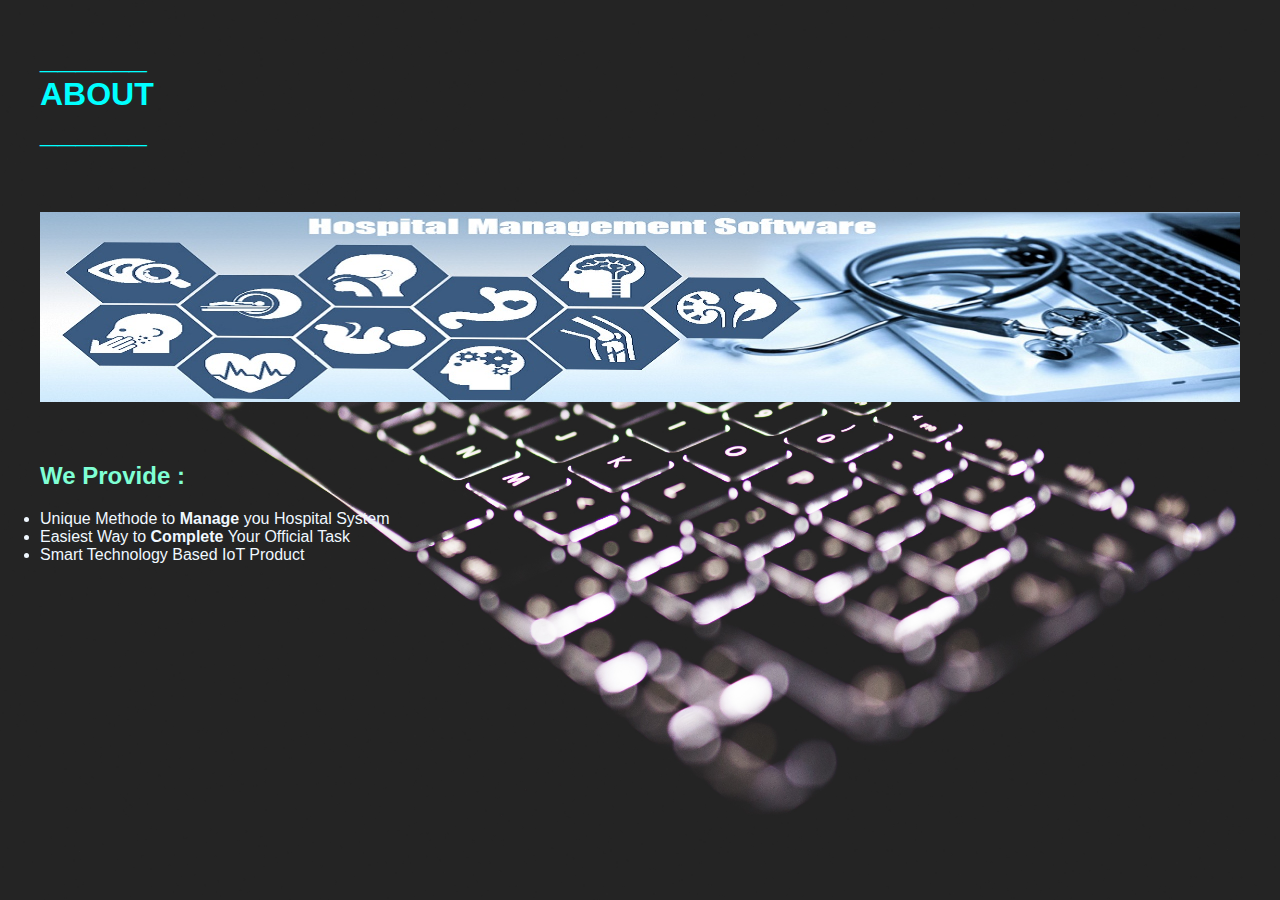
<file: about.html>
<!DOCTYPE>
<html>
<head>
    <link rel="stylesheet"  href="style.css">
</head>
<body>

     <br>
    <ul><h1>______<br>ABOUT <br> ______</h1></ul>
    <img src="hospital.jpg" style=" padding: 40px;  width: 100%" height="30%">
    <div class="ss">
    <ul><h2>We Provide :</h2>
        <li>Unique Methode to <b>Manage</b> you Hospital System </li>
        <li>Easiest Way to <b>Complete</b> Your Official Task</li>
        <li>Smart Technology Based IoT Product</li>
    
    </ul>
    </div>
    
    
    
</body>
</file>
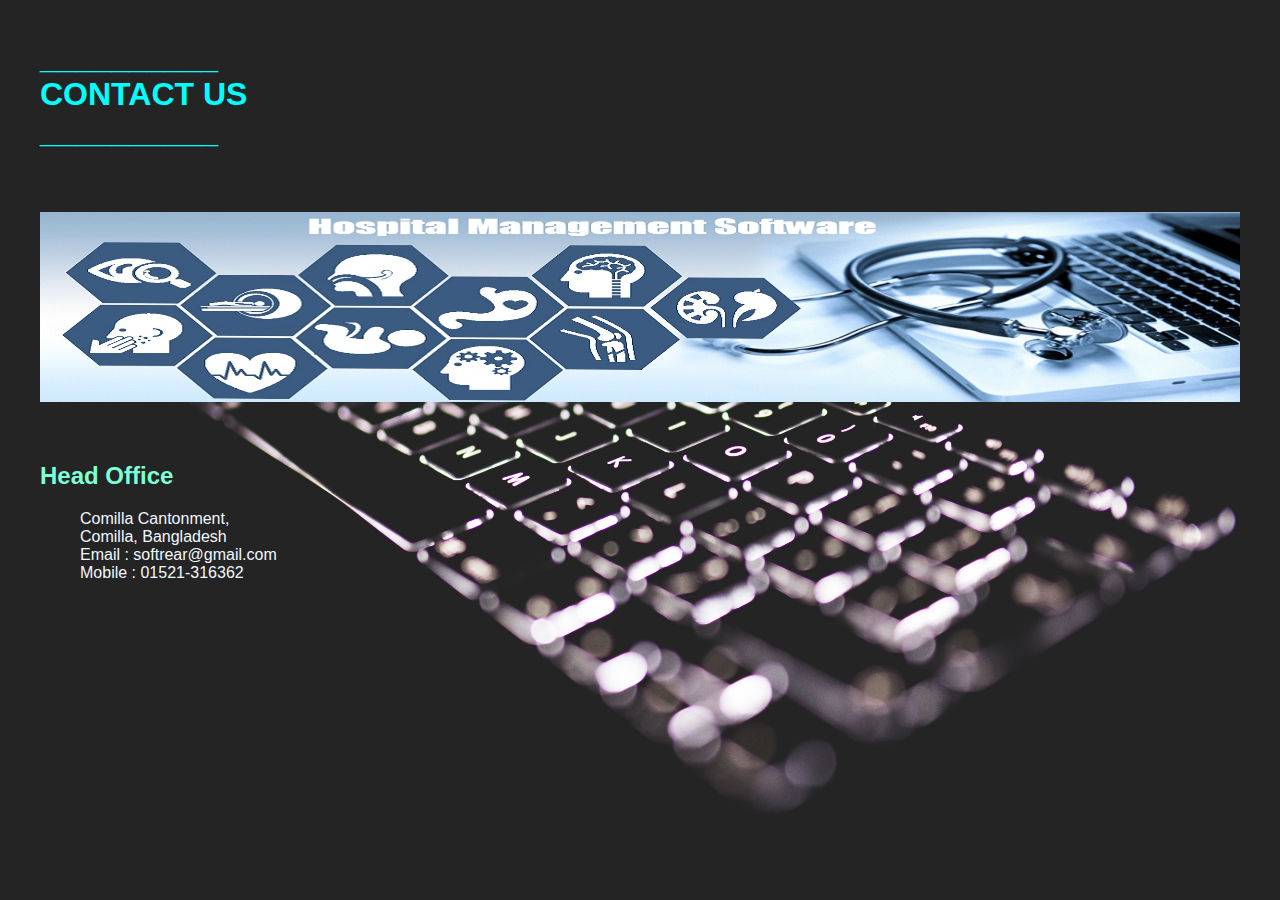
<file: contactus.html>
<!DOCTYPE>
<html>
<head>
    <link rel="stylesheet"  href="style.css">
</head>
<body>

     <br>
    <ul><h1>__________<br>CONTACT US <br> __________</h1></ul>
    <img src="hospital.jpg" style=" padding: 40px;  width: 100%" height="30%">
    <div class="ss">
    <ul><h2>Head Office</h2>
        <ul> Comilla Cantonment,<br> Comilla, Bangladesh <br> Email : softrear@gmail.com<br>Mobile : 01521-316362 </ul>
       
    </ul>
    </div>
    
    
    
</body>
</file>
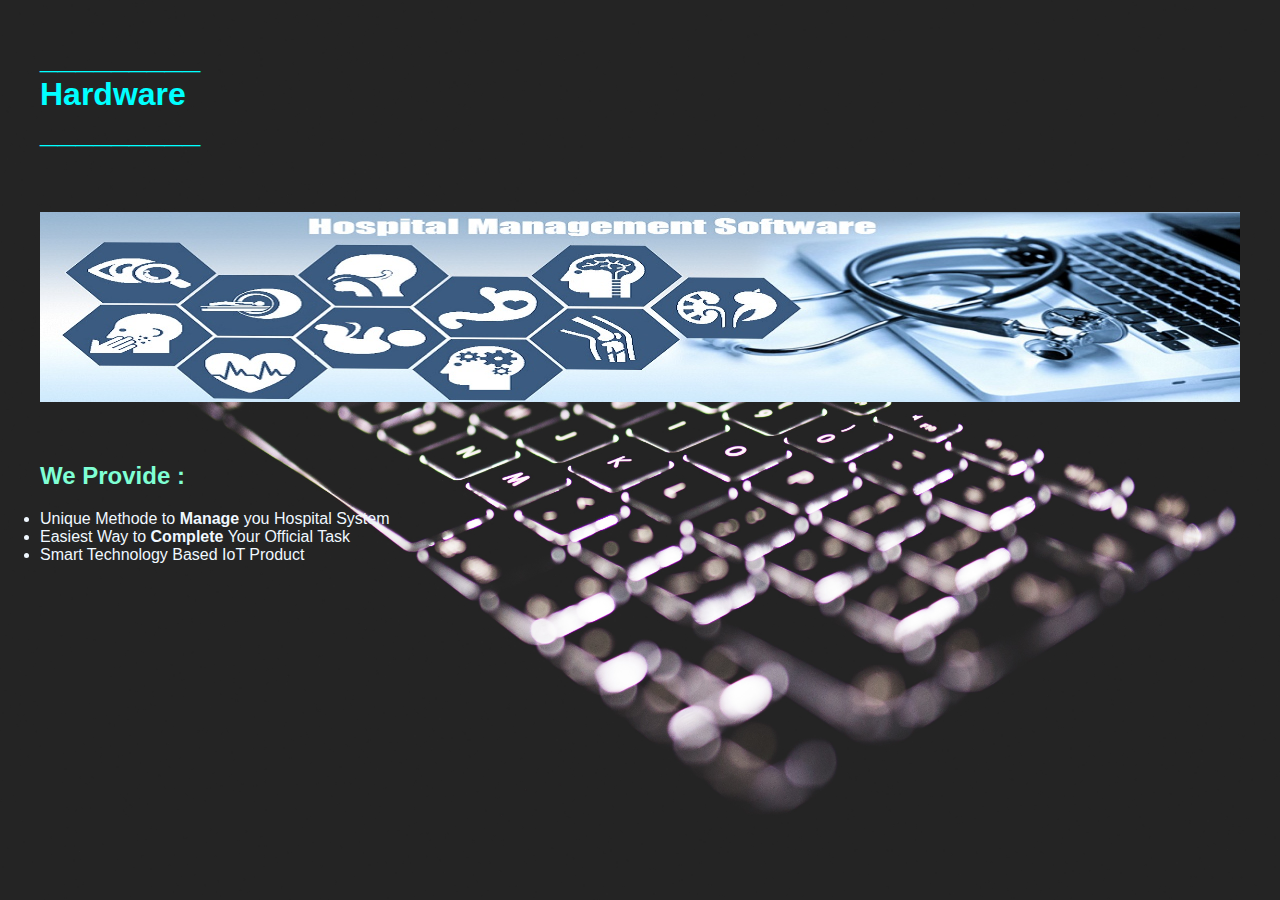
<file: hardwareb.html>
<!DOCTYPE>
<html>
<head>
    <link rel="stylesheet"  href="style.css">
</head>
<body>

     <br>
    <ul><h1>_________<br>Hardware <br> _________<h1></ul>
    <img src="hospital.jpg" style=" padding: 40px;  width: 100%" height="30%">
    <div class="ss">
    <ul><h2>We Provide :</h2>
        <li>Unique Methode to <b>Manage</b> you Hospital System </li>
        <li>Easiest Way to <b>Complete</b> Your Official Task</li>
        <li>Smart Technology Based IoT Product</li>
    
    </ul>
    </div>
    
    
    
</body>
</file>
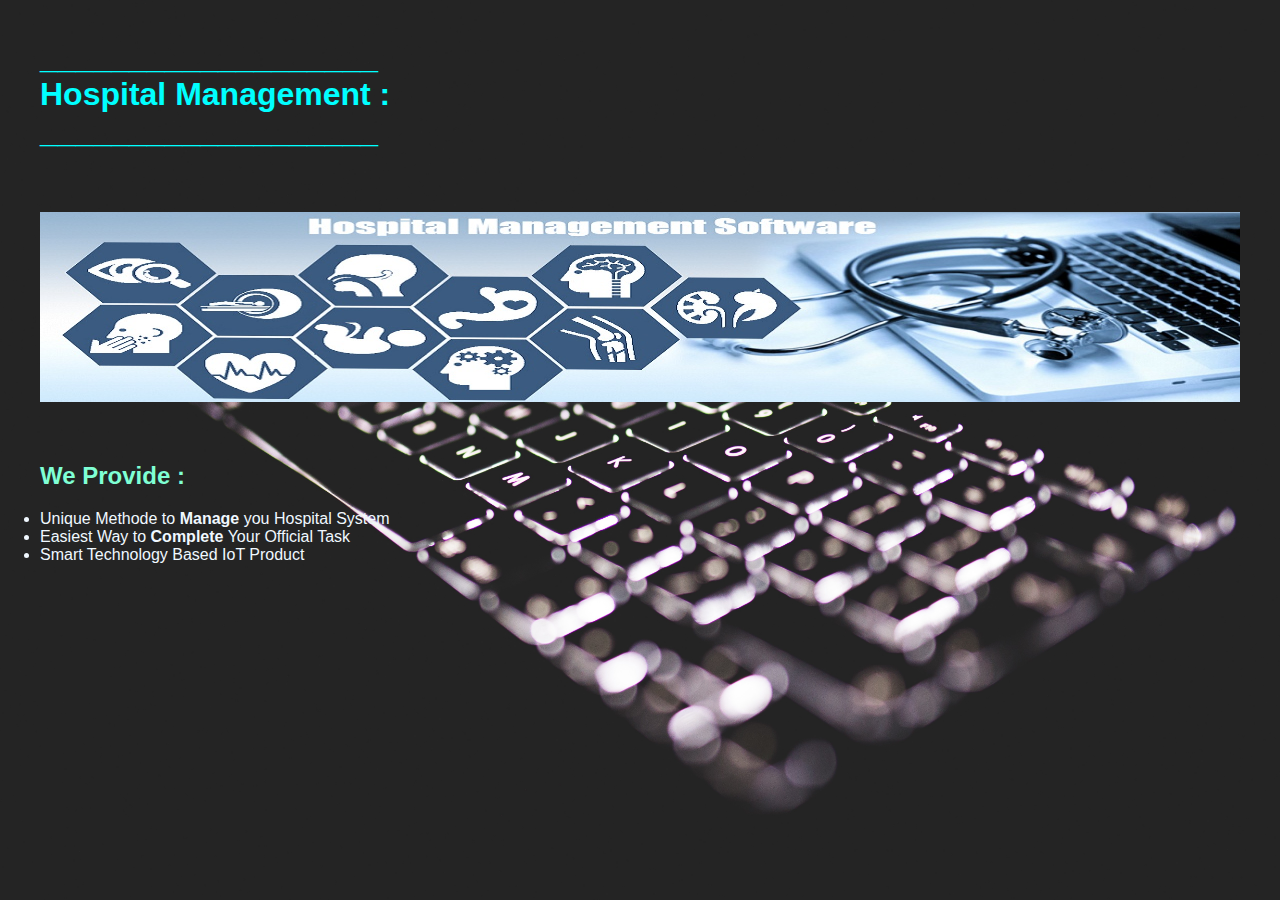
<file: hospitalm.html>
<!DOCTYPE>
<html>
<head>
    <link rel="stylesheet"  href="style.css">
</head>
<body>

     <br>
    <ul><h1>___________________<br>Hospital Management : <br> ___________________</h1></ul>
    <img src="hospital.jpg" style=" padding: 40px;  width: 100%" height="30%">
    <div class="ss">
    <ul><h2>We Provide :</h2>
        <li>Unique Methode to <b>Manage</b> you Hospital System </li>
        <li>Easiest Way to <b>Complete</b> Your Official Task</li>
        <li>Smart Technology Based IoT Product</li>
    
    </ul>
    </div>
    
    
    
</body>
</file>
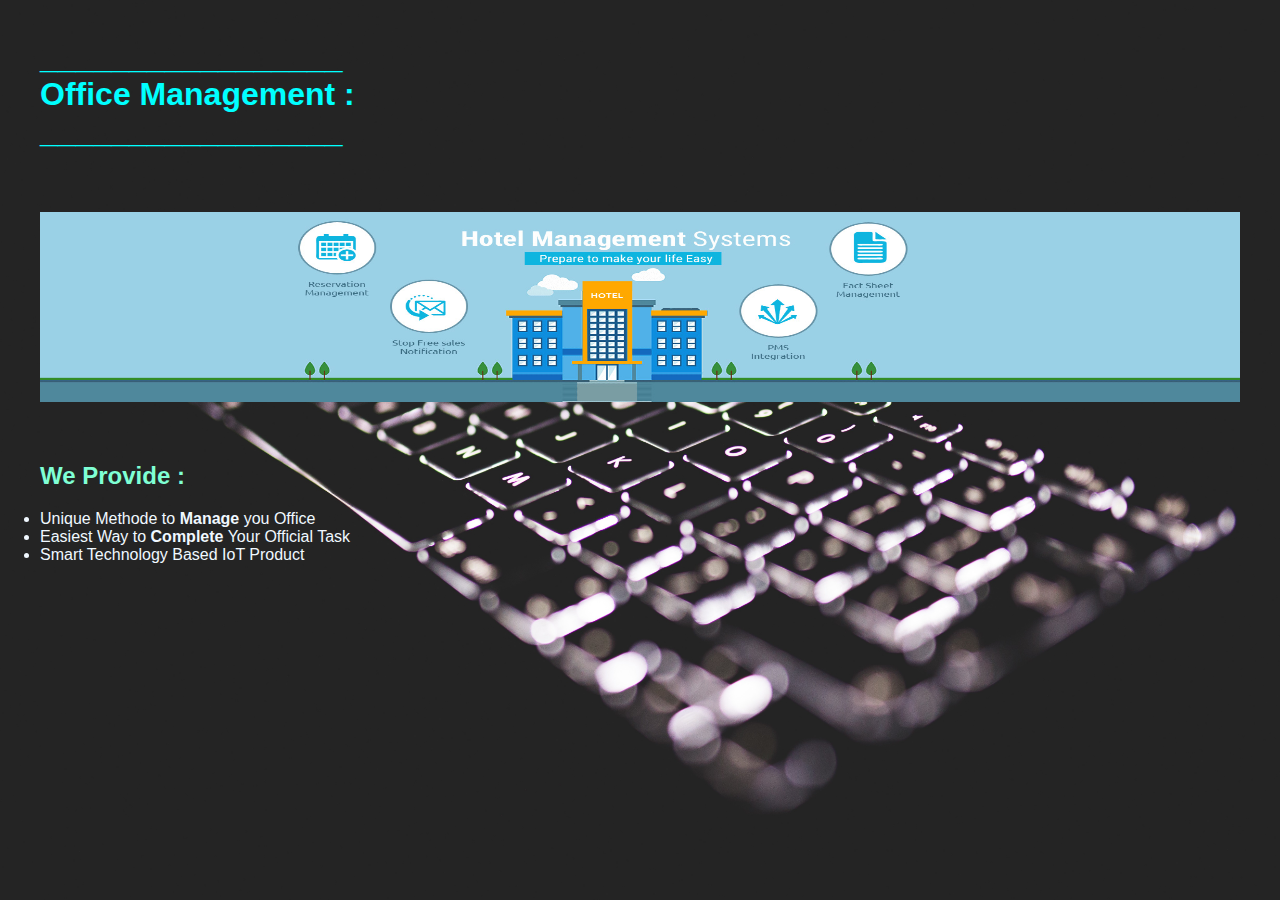
<file: hotelm.html>
<!DOCTYPE>
<html>
<head>
    <link rel="stylesheet"  href="style.css">
</head>
<body>
 <br>
    <ul><h1>_________________<br>Office Management : <br> _________________ </h1></ul>
    <img src="hotel.jpg" style=" padding: 40px;  width: 100%" height="30%">
    <div class="ss">
    <ul><h2>We Provide :</h2>
        <li>Unique Methode to <b>Manage</b> you Office </li>
        <li>Easiest Way to <b>Complete</b> Your Official Task</li>
        <li>Smart Technology Based IoT Product</li>
    
    </ul>
    </div>
    
    
    
</body>
</file>
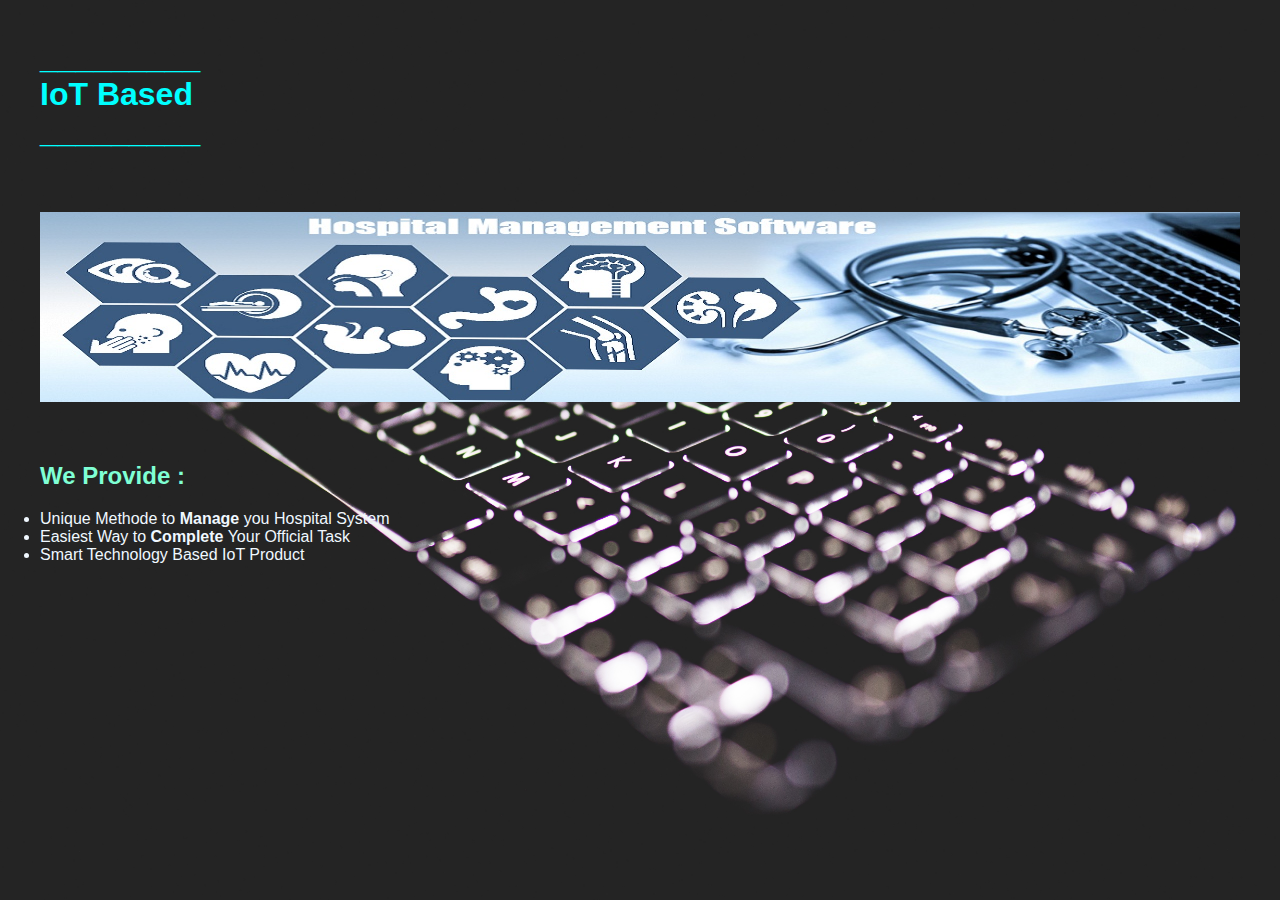
<file: iotb.html>
<!DOCTYPE>
<html>
<head>
    <link rel="stylesheet"  href="style.css">
</head>
<body>

     <br>
    <ul><h1>_________<br>IoT Based <br> _________</h1></ul>
    <img src="hospital.jpg" style=" padding: 40px;  width: 100%" height="30%">
    <div class="ss">
    <ul><h2>We Provide :</h2>
        <li>Unique Methode to <b>Manage</b> you Hospital System </li>
        <li>Easiest Way to <b>Complete</b> Your Official Task</li>
        <li>Smart Technology Based IoT Product</li>
    
    </ul>
    </div>
    
    
    
</body>
</file>
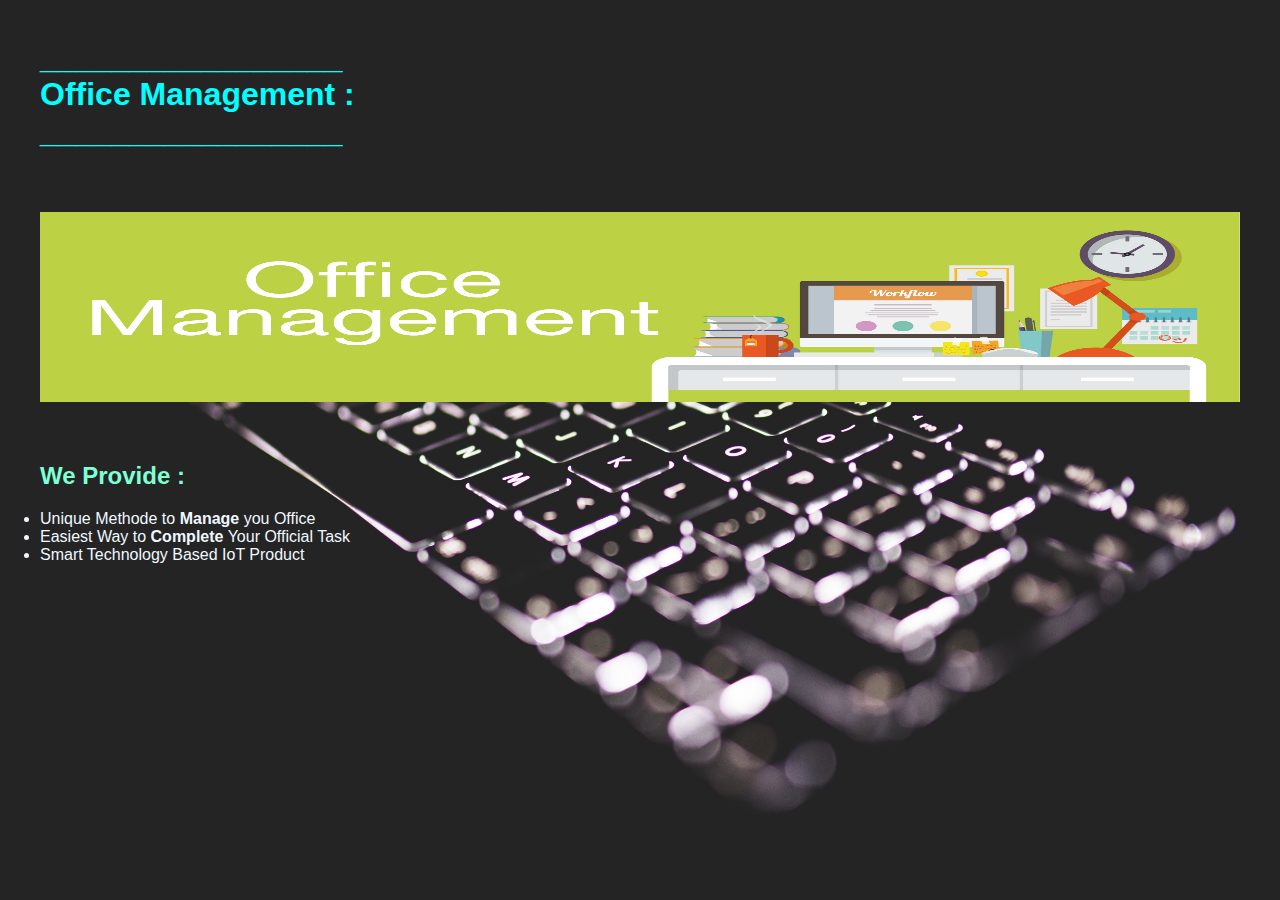
<file: officem.html>
<!DOCTYPE>
<html>
<head>
    <link rel="stylesheet"  href="style.css">
</head>
<body>
    <br>
    <ul><h1>_________________<br>Office Management : <br> _________________ </h1></ul>
    <img src="office.jpg" style=" padding: 40px;  width: 100%" height="30%">
    <div class="ss">
    <ul><h2>We Provide :</h2>
        <li>Unique Methode to <b>Manage</b> you Office </li>
        <li>Easiest Way to <b>Complete</b> Your Official Task</li>
        <li>Smart Technology Based IoT Product</li>
    
    </ul>
    </div>
    
    
    
</body>
</file>
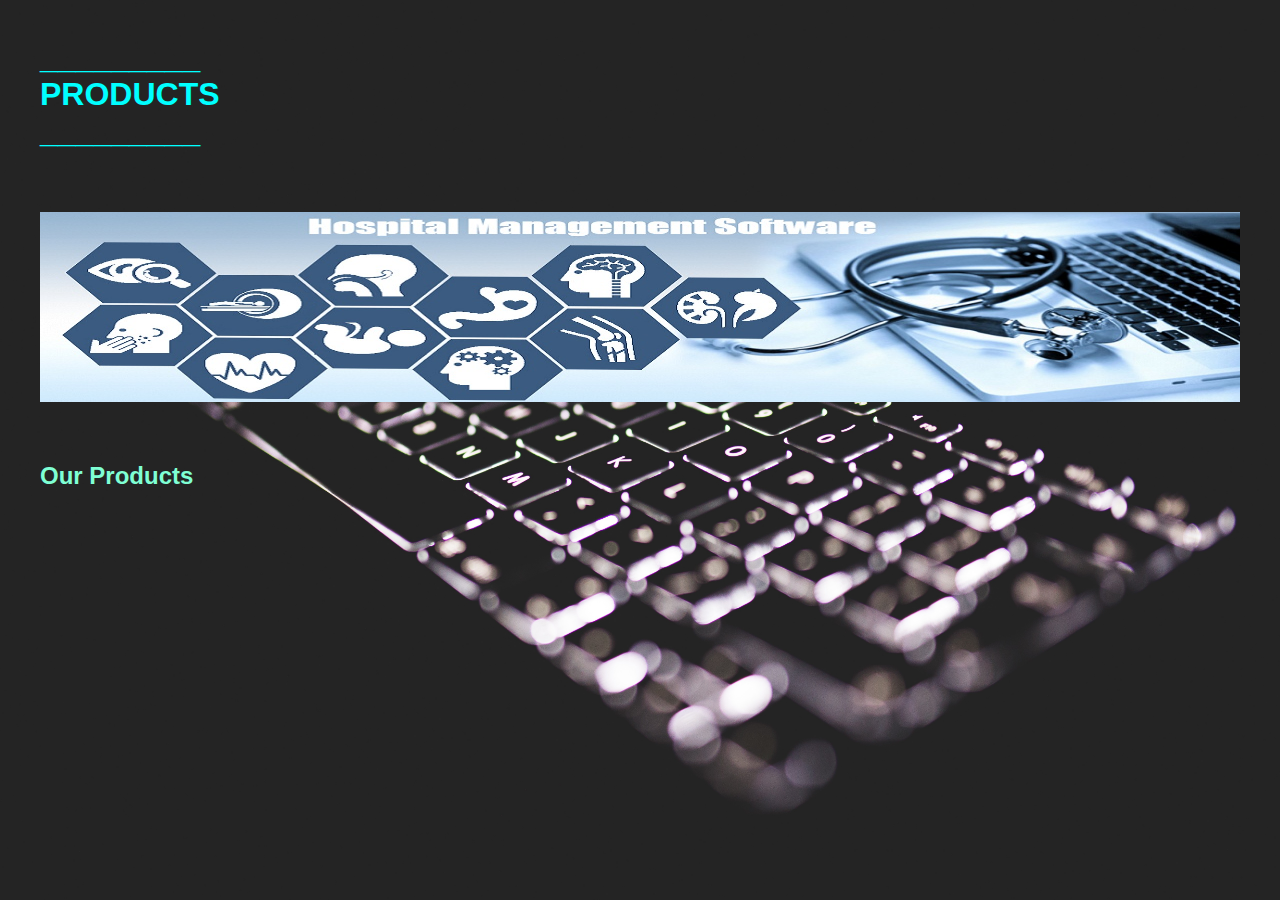
<file: products.html>
<!DOCTYPE>
<html>
<head>
    <link rel="stylesheet"  href="style.css">
</head>
<body>

     <br>
    <ul><h1>_________<br>PRODUCTS <br>_________</h1></ul>
    <img src="hospital.jpg" style=" padding: 40px;  width: 100%" height="30%">
    <div class="ss">
    <ul><h2>Our Products</h2>
       
    
    </ul>
    </div>
    
    
    
</body>
</file>
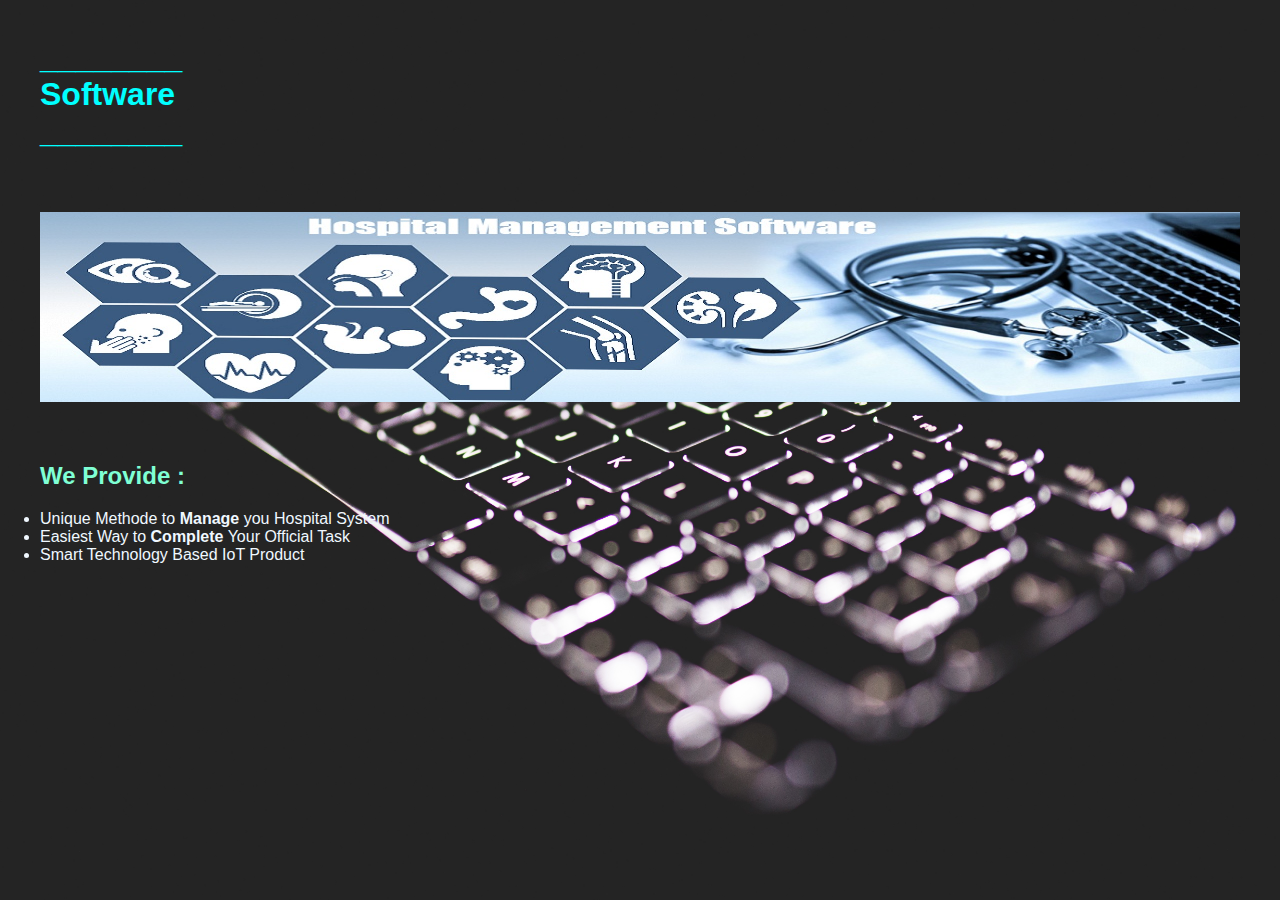
<file: softwareb.html>
<!DOCTYPE>
<html>
<head>
    <link rel="stylesheet"  href="style.css">
</head>
<body>

     <br>
    <ul><h1>________<br>Software <br> ________</h1></ul>
    <img src="hospital.jpg" style=" padding: 40px;  width: 100%" height="30%">
    <div class="ss">
    <ul><h2>We Provide :</h2>
        <li>Unique Methode to <b>Manage</b> you Hospital System </li>
        <li>Easiest Way to <b>Complete</b> Your Official Task</li>
        <li>Smart Technology Based IoT Product</li>
    
    </ul>
    </div>
    
    
    
</body>
</file>
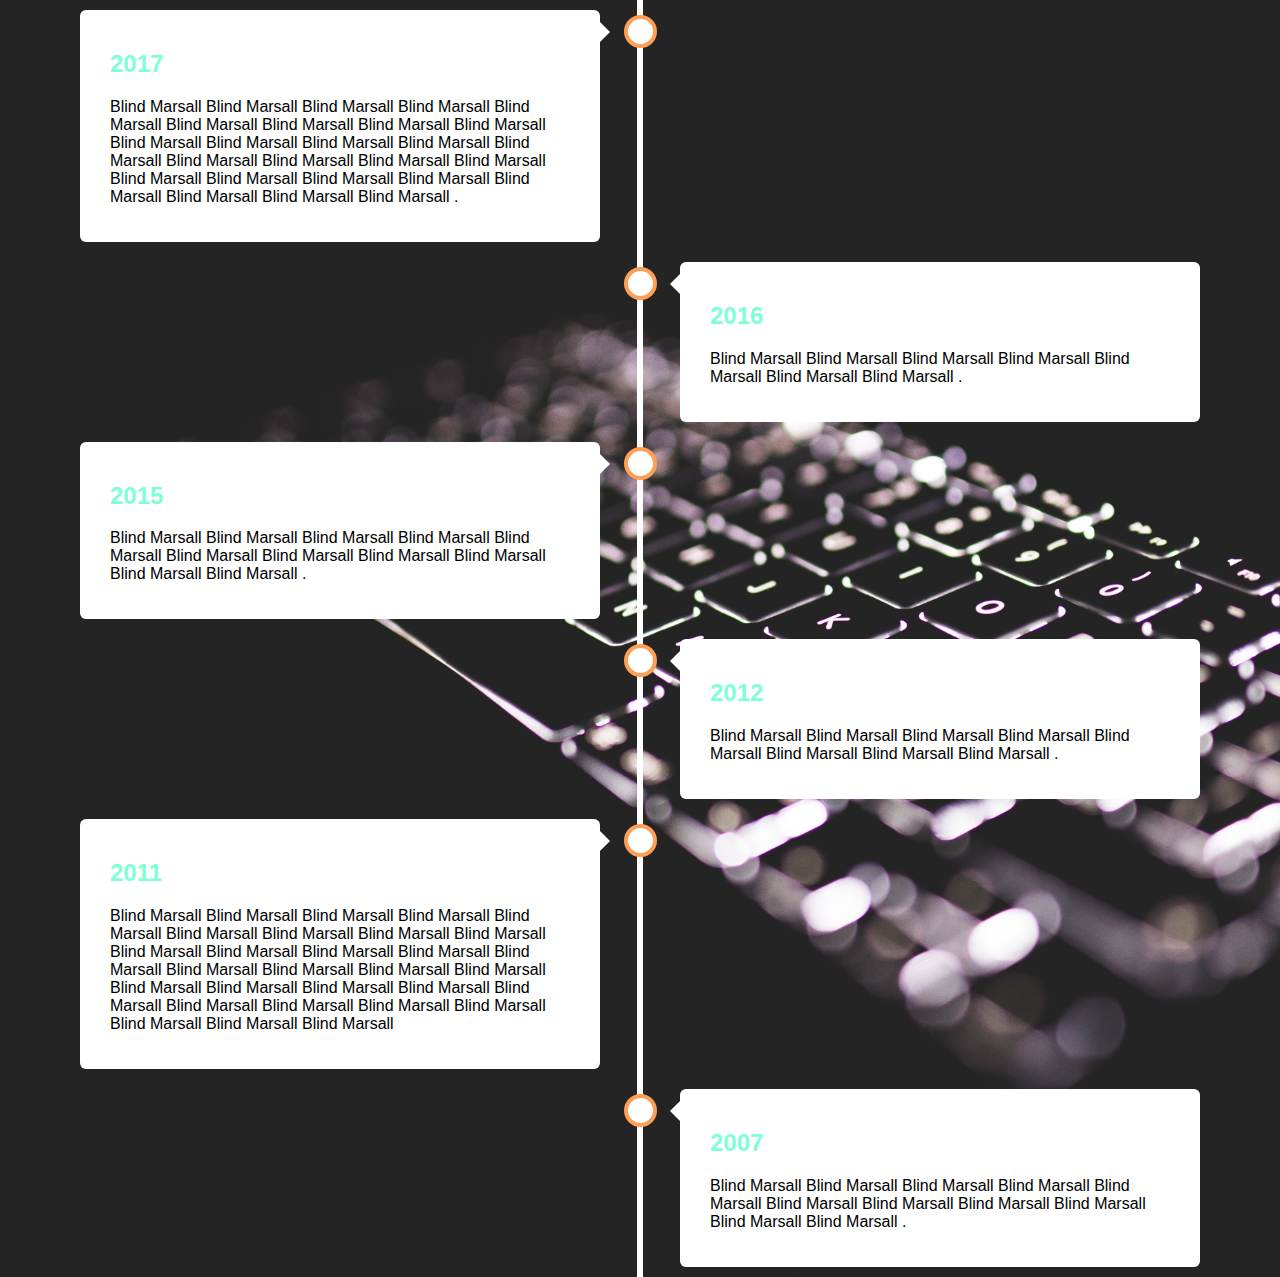
<file: timeline.html>
<!DOCTYPE>
<html>
<head>
    <link rel="stylesheet"  href="style.css">
</head>
<body>
    
    
    
    <div class="timeline">
  <div class="container left">
    <div class="content">
      <h2>2017</h2>
      <p>Blind Marsall Blind Marsall Blind Marsall Blind Marsall Blind Marsall Blind Marsall Blind Marsall Blind Marsall Blind Marsall Blind Marsall Blind Marsall Blind Marsall Blind Marsall Blind Marsall Blind Marsall Blind Marsall Blind Marsall Blind Marsall Blind Marsall Blind Marsall Blind Marsall Blind Marsall Blind Marsall Blind Marsall Blind Marsall Blind Marsall .</p>
    </div>
  </div>
  <div class="container right">
    <div class="content">
      <h2>2016</h2>
      <p>Blind Marsall Blind Marsall Blind Marsall Blind Marsall Blind Marsall Blind Marsall Blind Marsall .</p>
    </div>
  </div>
  <div class="container left">
    <div class="content">
      <h2>2015</h2>
      <p>Blind Marsall Blind Marsall Blind Marsall Blind Marsall Blind Marsall Blind Marsall Blind Marsall Blind Marsall Blind Marsall Blind Marsall Blind Marsall .</p>
    </div>
  </div>
  <div class="container right">
    <div class="content">
      <h2>2012</h2>
      <p>Blind Marsall Blind Marsall Blind Marsall Blind Marsall Blind Marsall Blind Marsall Blind Marsall Blind Marsall .</p>
    </div>
  </div>
  <div class="container left">
    <div class="content">
      <h2>2011</h2>
      <p>Blind Marsall Blind Marsall Blind Marsall Blind Marsall Blind Marsall Blind Marsall Blind Marsall Blind Marsall Blind Marsall Blind Marsall Blind Marsall Blind Marsall Blind Marsall Blind Marsall Blind Marsall Blind Marsall Blind Marsall Blind Marsall Blind Marsall Blind Marsall Blind Marsall Blind Marsall Blind Marsall Blind Marsall Blind Marsall Blind Marsall Blind Marsall Blind Marsall Blind Marsall Blind Marsall </p>
    </div>
  </div>
  <div class="container right">
    <div class="content">
      <h2>2007</h2>
      <p>Blind Marsall Blind Marsall Blind Marsall Blind Marsall Blind Marsall Blind Marsall Blind Marsall Blind Marsall Blind Marsall Blind Marsall Blind Marsall .</p>
    </div>
  </div>
</div>
</body>
</file>
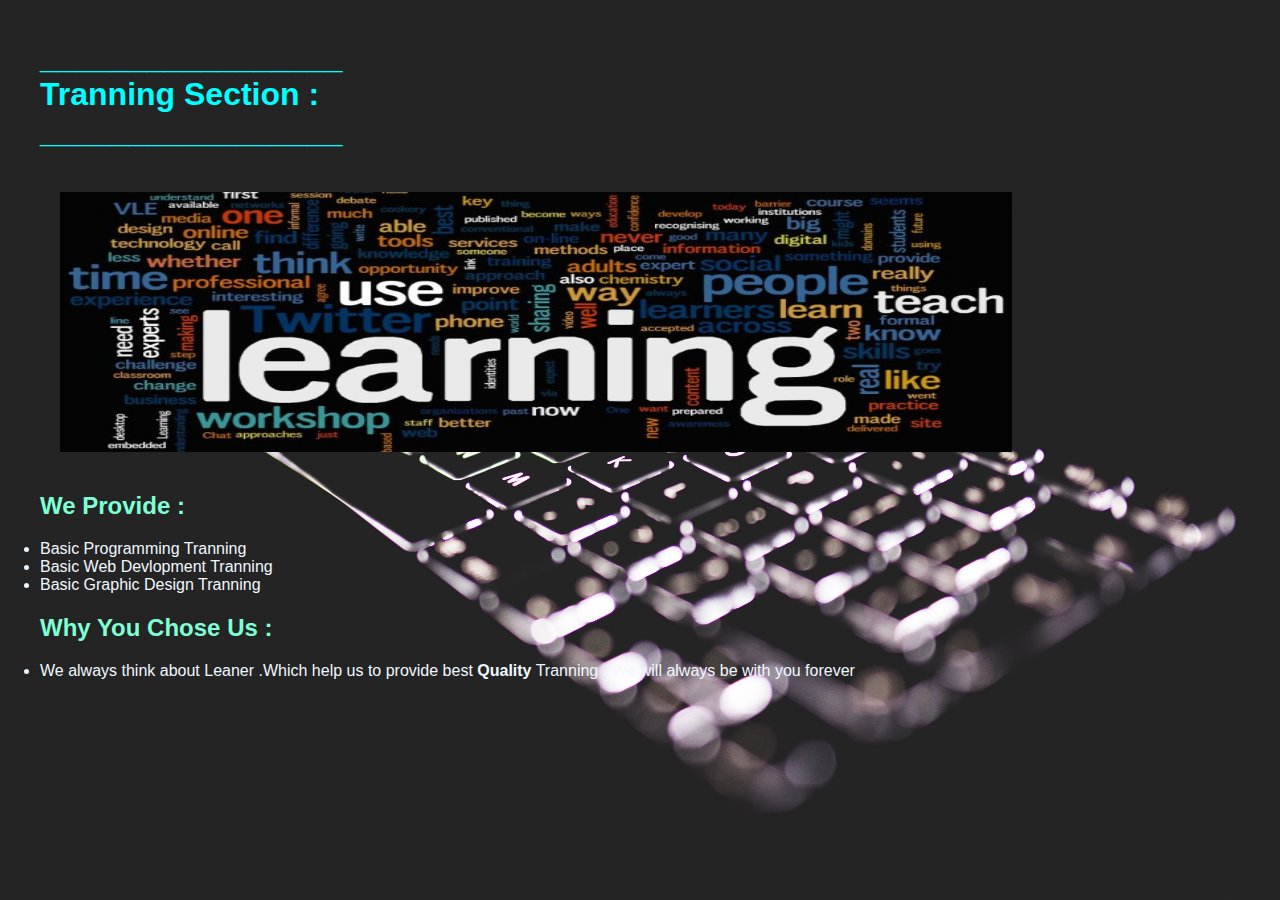
<file: tranning.html>
<!DOCTYPE>
<html>
<head>
    <link rel="stylesheet"  href="style.css">
</head>
<body>
    <br>
    <ul><h1>_________________<br>Tranning Section : <br> _________________ </h1> <img src="tt.jpg" style=" padding: 20px;  width: 80%" height="300px">
    </ul>
    
    
    <div class="ss">
   <ul><h2>We Provide : </h2>
        <li>Basic Programming Tranning</li>
        <li>Basic Web Devlopment Tranning </li>
        <li>Basic Graphic Design Tranning </li>
    </ul>
    
    
    <ul><h2>Why You Chose Us : </h2>
        <li> We always think about Leaner .Which help us to provide best <b>Quality</b> Tranning . We will always be with you  forever</li> 
        
    </ul>
        
        
    </div>
</body>
</file>
<file: style.css>
h1{
    color: aqua;
}
h2{
    color: aquamarine;
}
h4{
    color: aliceblue;
    font-size: 14px;
}
h5{
    color: snow;
    font-size: 15px;
    
}

.manu{
   
    align-items: center;
    float:inherit;
    color: azure;
}

.manu a{
  display: block;
  border-radius: 15px;
  background-color: black;
  border: 1px;
  border-bottom-style: ridge;
  color: snow;
  text-align: center;
  font-size: 20px;
  padding: 10px;
  width: auto;
  height: auto;
  transition: all 0.5s;
  cursor: pointer;
  margin: 5px;
  margin: 5px;
}


/* nava */
nav{
    width: 100%;
    margin: 0px;
    
}
nav ul{
    background-color: #eee;
    overflow: hidden;
    margin: 0;
    padding: 0;
}

ul.topnav li{
    list-style: none;
    float: left;
}
ul.topnav li.topnav-right{
    float: right;
}
ul.topnav li a{
    
    display: block;
    text-decoration: none;
    min-height: 16px;
    text-align: center;
    padding: 14px;
    text-transform:uppercase;
    color: #666;
    
}

ul.topnav li a:hover{
    background-color: #0080ff;
    color: #fff;
    
}
ul.topnav li.ddi{
    display: none;
    
}




.dropdown {
    float: left;
    overflow: hidden;
}



.dropdown-content {
    display: none;
    position: absolute;
    background-color: transparent;
    min-width: 160px;
    box-shadow: 0px 8px 16px 0px rgba(0,0,0,0.2);
    z-index: 1;
   
}



.dropdown:hover .dropdown-content {
    display: block;
}





body{
    background-image: url("bg10.jpg"); 
    background-color: gray;
    background-repeat: no-repeat;
    background-size:cover;
    border-width: 100%;
    
}


###SEar##

.search{
    width: 130px;
    box-sizing: border-box;
    border: 2px solid #ccc;
    border-radius: 4px;
    font-size: 16px;
    background-color: bisque;
    background-image: url('searching.png');
    background-position: 10px 10px; 
    background-repeat: no-repeat;
    padding: 12px 20px 12px 40px;
    -webkit-transition: width 0.4s ease-in-out;
    transition: width 0.4s ease-in-out;
}


.buton {
  display: inline-block;
  border-radius: 15px;
  background-color: black;
  border: 1px;
  border-bottom-style: ridge;
  color: snow;
  text-align: center;
  font-size: 20px;
  padding: 10px;
  width: auto;
  height: auto;
  transition: all 0.5s;
  cursor: pointer;
  margin: 5px;
  margin: 5px;
}

.buton:hover .dropdown-content {
    display: block;
}

.buton span {
  cursor: pointer;
  display: inline-block;
  position: relative;
  transition: 0.5s;
}

.buton span:after {
  content: '\00bb';
  position: absolute;
  opacity: 0;
  top: 0;
  right: -20px;
  transition: 0.5s;
}

.buton:hover span {
  padding-right: 25px;
    display: block;
}

.buton:hover span:after {
  opacity: 1;
  right: 0;
}

div.mov{
    width: 0;
    position: relative;
    animation-name: mymove;
    animation-duration: 20s;
    
}
div.mov h1{
    color: bisque;
    text-align: center;
}
@keyframes mymove {
    from {left: 0px;}
    to {left: 95%;}
}


.search:focus {
    width: 100%;
}
.Lbuton{
  display: inline-block;
  border-radius: 12px;
  background-color: green;
  border :1px;
  border-bottom-style: inset;
  color: snow;
    
  text-align: center;
  font-size: 20px;
  padding: 10px;
  width: auto;
  height: auto;
  transition: all 0.5s;
  cursor: pointer;
  margin: 5px;
  margin: 5px;
}



* {box-sizing:border-box}
body {font-family: Verdana,sans-serif;margin:0}
.mySlides {display:none}

/* Slideshow container */
.slideshow-container {
  max-width: 1000px;
  position: relative;
  margin: auto;
}


/* Slideshow container */
.slideshow-container {
  max-width: 1000px;
  position: relative;
  margin: auto;
}

/* Next & previous buttons */
.prev, .next {
  cursor: pointer;
  position: absolute;
  top: 50%;
  width: auto;
  padding: 16px;
  margin-top: -22px;
  color: white;
  font-weight: bold;
  font-size: 18px;
  transition: 0.6s ease;
  border-radius: 0 3px 3px 0;
}

/* Position the "next button" to the right */
.next {
  right: 0;
  border-radius: 3px 0 0 3px;
}

/* On hover, add a black background color with a little bit see-through */
.prev:hover, .next:hover {
  background-color: rgba(0,0,0,0.8);
}

/* Caption text */
.text {
  color: #f2f2f2;
  font-size: 15px;
  padding: 8px 12px;
  position: absolute;
  bottom: 8px;
  width: 100%;
  text-align: center;
}

/* Number text (1/3 etc) */
.numbertext {
  color: #f2f2f2;
  font-size: 12px;
  padding: 8px 12px;
  position: absolute;
  top: 0;
}

/* The dots/bullets/indicators */
.dot {
  cursor: pointer;
  height: 15px;
  width: 15px;
  margin: 0 2px;
  background-color: #bbb;
  border-radius: 50%;
  display: inline-block;
  transition: background-color 0.6s ease;
}

.active, .dot:hover {
  background-color: #717171;
}

/* Fading animation */
.fade {
  -webkit-animation-name: fade;
  -webkit-animation-duration: 1.5s;
  animation-name: fade;
  animation-duration: 1.5s;
}

@-webkit-keyframes fade {
  from {opacity: .4} 
  to {opacity: 1}
}

@keyframes fade {
  from {opacity: .4} 
  to {opacity: 1}
}

/* On smaller screens, decrease text size */
@media only screen and (max-width: 300px) {
  .prev, .next,.text {font-size: 11px}
}


.btop #myBtn {
  display: none;
  position: fixed;
  bottom: 7%;
  right: 7%;
  z-index: 99;
  border: none;
  outline: none;
  background-color: gray;
  color: white;
  cursor: pointer;
  padding: 1%;
  border-radius: 50%;
}

.btop #myBtn:hover {
  background-color: rebeccapurple;
}

/* Full-width input fields */
input[type=text], input[type=password] {
    width: 100%;
    padding: 12px 20px;
    margin: 8px 0;
    display: inline-block;
    border: 1px solid #ccc;
    box-sizing: border-box;
}

/* Set a style for all buttons */


/* Extra styles for the cancel button */
.cancelbtn {
    width: auto;
    padding: 10px 18px;
    background-color: #f44336;
}

/* Center the image and position the close button */
.imgcontainer {
    text-align: center;
    
    position: relative;
}

img.avatar {
    width: 30%;
   
}

.container {
    padding: 16px;
}

.cont{
    width: 100%
    margin: auto;
    padding-top: 4%;
    padding-bottom: 4%
}

span.psw {
    float: right;
    padding-top: 16px;
}

/* The Modal (background) */
.modal {
    display: none; /* Hidden by default */
    position: fixed; /* Stay in place */
    z-index: 1; /* Sit on top */
    left: 0;
    top: 0;
    width: 100%; /* Full width */
    height: 100%; /* Full height */
    overflow: auto; /* Enable scroll if needed */
    background-color: rgb(0,0,0); /* Fallback color */
    background-color: rgba(0,0,0,0.4); /* Black w/ opacity */
    padding-top: 60px;
}

/* Modal Content/Box */
.modal-content {
    background-color: black;
    margin: 5% auto 15% auto; /* 5% from the top, 15% from the bottom and centered */
    border: 1px solid #888;
    width: 360px; /* Could be more or less, depending on screen size */
}

/* The Close Button (x) */
.close {
    position: absolute;
    right: 25px;
    top: 0;
    color: #000;
    font-size: 35px;
    font-weight: bold;
}

.close:hover,
.close:focus {
    color: red;
    cursor: pointer;
}

/* Add Zoom Animation */
.animate {
    -webkit-animation: animatezoom 0.6s;
    animation: animatezoom 0.6s
}

@-webkit-keyframes animatezoom {
    from {-webkit-transform: scale(0)} 
    to {-webkit-transform: scale(1)}
}
    
@keyframes animatezoom {
    from {transform: scale(0)} 
    to {transform: scale(1)}
}

/* Change styles for span and cancel button on extra small screens */
@media screen and (max-width: 300px) {
    span.psw {
       display: block;
       float: none;
    }
    .cancelbtn {
       width: 100%;
    }
     .col-25, .col-75, input[type=submit] {
        width: 100%;
        margin-top: 0;
    }
}
.box label {
    padding: 12px 12px 12px 0;
    display: inline-block;
    color: white
}
label {
    padding: 12px 12px 12px 0;
    display: inline-block;

}
.col-25 {
    float: left;
    width: 25%;
    margin-top: 6px;
}

.col-75 {
    float: left;
    width: 75%;
    margin-top: 6px;
}

/* Clear floats */
.clearfix::after {
    content: "";
    clear: both;
    display: table;
}

####pass chek######
#message {
    display:none;
    background: #f1f1f1;
    color: #000;
    position: relative;
    padding: 20px;
    margin-top: 10px;
}

#message p {
    padding: 10px 35px;
    font-size: 18px;
}

.invalid {
    color: red;
}

.invalid:before {
    position: relative;
    left: -35px;
    content: "✖";
}


############Cont#############

input[type=text] {
    width: 100%;
    padding: 12px;
    border: 1px solid #ccc;
    border-radius: 4px;
    box-sizing: border-box;
    margin-top: 6px;
    margin-bottom: 16px;
    resize: vertical;
}
select {
    width: 100%;
    padding: 12px;
    border: 1px solid #ccc;
    border-radius: 4px;
    box-sizing: border-box;
    margin-top: 6px;
    margin-bottom: 16px;
    resize: vertical;
}
textarea {
    width: 100%;
    padding: 12px;
    border: 1px solid #ccc;
    border-radius: 4px;
    box-sizing: border-box;
    margin-top: 6px;
    margin-bottom: 16px;
    resize: vertical;
}
input[type=submit] {
    background-color: #4CAF50;
    color: white;
    padding: 12px 20px;
    border: none;
    border-radius: 4px;
    cursor: pointer;
    float: right;
}

input[type=submit]:hover {
    background-color: #45a049;
}

.container {
    border-radius: 5px;
    background-color: #f2f2f2;
    padding: 20px;
}


#########BOX########

div.box{
    color: white;
    box-shadow: 0 0 0 1px rgba(0,0,0,.15),
        0 2px 3px 0 rgba(0,0,0,.1);
    
}
.row{
    width: 100%;
    display: flex;
    flex-wrap: wrap;
    align-items: center;
   
}
.row::after{
    display: table;
    clear: both;
    content: "";
}

.col-1 {width: 8.55%;}
.col-2 {width: 25%;}
.col-3 {width: 33.33%;}
.col-4 {width: 50%;}
.col-5{width: 60.23%;}
.col-6 {width: 75%;}
.col-7 {width: 90.12%;}
.col-8 {width: 100%;}

#slide{
        width=100% ;
        height="100%;
    }

.box .container {
 width: 90%;
 height: 570px;
 background: #000;
 margin-left: 30px;
 margin-right: 30px;
 box-shadow: 0px 0px 114px 2px rgba(0, 0, 0, 0.75);
 svg {
  position: absolute;
 }

}



.timeline {
    position: relative;
    max-width: 1200px;
    margin: 0 auto;
}

/* The actual timeline (the vertical ruler) */
.timeline::after {
    content: '';
    position: absolute;
    width: 6px;
    background-color: white;
    top: 0;
    bottom: 0;
    left: 50%;
    margin-left: -3px;
}
.timeline .container {
    padding: 10px 40px;
    position: relative;
    background-color: inherit;
    width: 50%;
}

/* The circles on the timeline */
.timeline .container::after {
    content: '';
    position: absolute;
    width: 25px;
    height: 25px;
    right: -17px;
    background-color: white;
    border: 4px solid #FF9F55;
    top: 15px;
    border-radius: 50%;
    z-index: 1;
}

/* Place the container to the left */
.left {
    left: 0;
}

/* Place the container to the right */
.right {
    left: 50%;
}

/* Add arrows to the left container (pointing right) */
.left::before {
    content: " ";
    height: 0;
    position: absolute;
    top: 22px;
    width: 0;
    z-index: 1;
    right: 30px;
    border: medium solid white;
    border-width: 10px 0 10px 10px;
    border-color: transparent transparent transparent white;
}

/* Add arrows to the right container (pointing left) */
.right::before {
    content: " ";
    height: 0;
    position: absolute;
    top: 22px;
    width: 0;
    z-index: 1;
    left: 30px;
    border: medium solid white;
    border-width: 10px 10px 10px 0;
    border-color: transparent white transparent transparent;
}

/* Fix the circle for containers on the right side */
.right::after {
    left: -16px;
}

/* The actual content */
.content {
    padding: 20px 30px;
    background-color: white;
    position: relative;
    border-radius: 6px;
}

/* Media queries - Responsive timeline on screens less than 600px wide */




.card {
  box-shadow: 0 4px 8px 0 rgba(0, 0, 0, 0.2);
  max-width: 300px;
  margin: auto;
  text-align: center;
  font-family: arial;
background-color: darkgray;
}

.title {
  color: grey;
  font-size: 18px;
}

.card a {
  text-decoration: none;
  font-size: 22px;
  color: black;
}
.designer .modal {
    display: none; /* Hidden by default */
    position: fixed; /* Stay in place */
    z-index: 1; /* Sit on top */
    padding-top: 100px; /* Location of the box */
    left: 0;
    top: 0;
    width: 100%; /* Full width */
    height: 100%; /* Full height */
    overflow: auto; /* Enable scroll if needed */
    background-color: rgb(0,0,0); /* Fallback color */
    background-color: rgba(0,0,0,0.4); /* Black w/ opacity */
}

/* Modal Content */
.designer .modal-content {
    background-color: black;
    margin: auto;
    padding: 20px;
    border: 1px solid #888;
    width: 100%;
}
 .buttton{
  border: none;
  outline: 0;
  display: inline-block;
  padding: 8px;
  color: white;
  background-color: #000;
  text-align: center;
  cursor: pointer;
  width: 100%;
  font-size: 18px;
}


.ss li,
ul{
   color: aliceblue;
}






















@media all and (max-width: 680px) {
    /* Place the timelime to the left */
  .timeline::after {
    left: 31px;
  }
  
  /* Full-width containers */
  .timeline .container {
    width: 100%;
    padding-left: 70px;
    padding-right: 25px;
  }
  
  /* Make sure that all arrows are pointing leftwards */
  .timeline .container::before {
    left: 60px;
    border: medium solid white;
    border-width: 10px 10px 10px 0;
    border-color: transparent white transparent transparent;
  }

  /* Make sure all circles are at the same spot */
  .left::after, .right::after {
    left: 15px;
  }
  
  /* Make all right containers behave like the left ones */
  .right {
    left: 0%;
  }    
  
    
    
    ul.topnav li:not(:nth-child(1)){
        display: none;
    }
    
    ul.topnav li.ddi{
        display: block;
        float: right;
    }
    ul.topnav.responsive li.ddi{
        position: absolute;
        top: 0;
        right: 0;
    }
    
    ul.topnav.responsive{
        position: relative;
        
    }
    ul.topnav.responsive li{
        display: inline;
        float: none;
        
    }
    
    ul.topnav.responsive li a{
     display: block;
     text-align: left;    
    }
    
    
    
    
}

@media screen and (max-width: 680px){
    .slide{
        width=100% ;
        height="(width/3)%;
    }
    
.col-1 {width: 100%;}
.col-2 {width: 100%;}
.col-3 {width: 100%;}
.col-4 {width: 100%;}
.col-5 {width: 100%;}
.col-6 {width: 100%;}
.col-7 {width: 100%;}
.col-8 {width: 100%;}


    
.box .container {
 width: 100%;
 height: 570px;
    margin-top: 10px;
    
 background: #000;
    margin-left: 4px;
 box-shadow: 0px 0px 114px 2px rgba(0, 0, 0, 0.75);
    
.modal {
    display: none; /* Hidden by default */
    position: fixed; /* Stay in place */
    z-index: 1; /* Sit on top */
    left: 0;
    top: 0;
    width: 100%; /* Full width */
    height: 100%; /* Full height */
    overflow: auto; /* Enable scroll if needed */
    background-color: rgb(0,0,0); /* Fallback color */
    background-color: rgba(0,0,0,0.4); /* Black w/ opacity */
    padding-top: 60px;
}

/* Modal Content/Box */
.modal-content {
    background-color: white;
    margin: 5% auto 15% auto; /* 5% from the top, 15% from the bottom and centered */
    border: 1px solid #888;
    width: 100%; /* Could be more or less, depending on screen size */
}    
    
    
    

ul.topnav li:not(:nth-child(1)){
        display: none;
    }
    
    ul.topnav li.ddi{
        display: block;
        float: right;
    }
    ul.topnav.responsive li.ddi{
        position: absolute;
        top: 0;
        right: 0;
    }
    
    ul.topnav.responsive{
        position: relative;
        
    }
    ul.topnav.responsive li{
        display: inline;
        float: none;
        
    }
    
    ul.topnav.responsive li a{
     display: block;
     text-align: left;    
    }
    
   .card {
  box-shadow: 0 4px 8px 0 rgba(0, 0, 0, 0.2);
  width: 100%;
  margin: 0px;
  text-align: center;
  font-family: arial;
  background-color: darkgray;
}
    
    
    
    
 
    
 svg {
  position: absolute;
 }    
    
    
    
}
    
}
</file>
